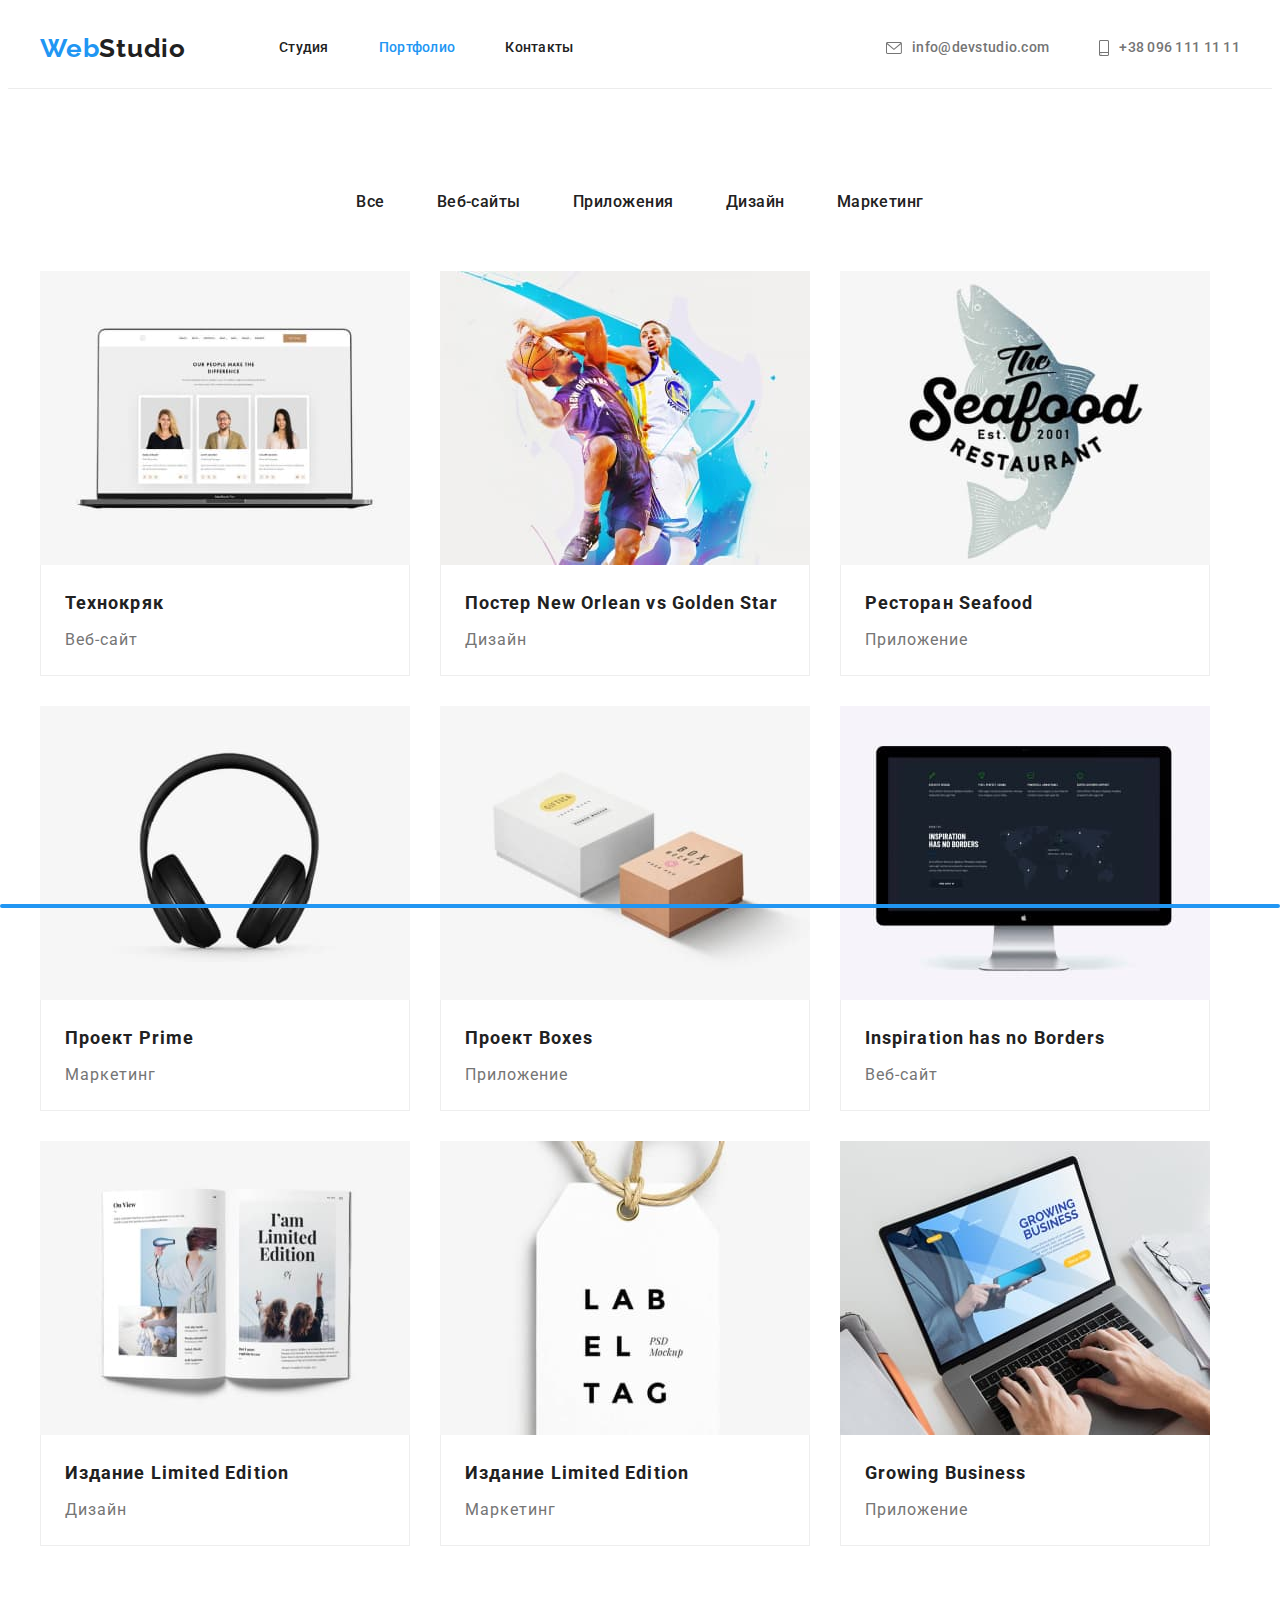
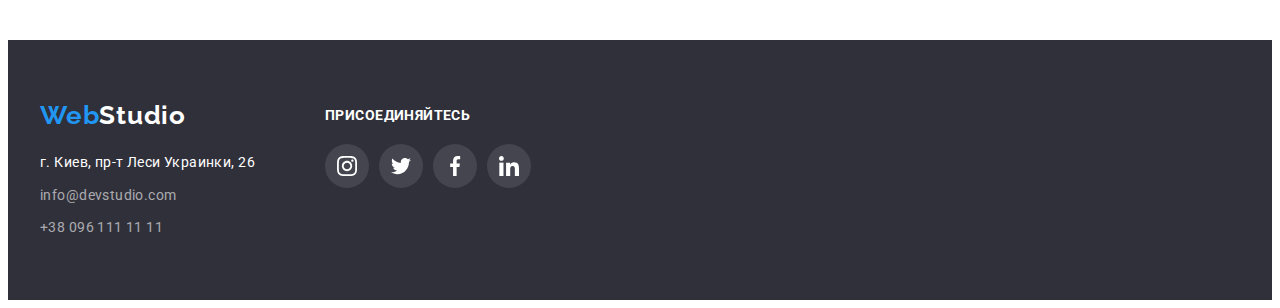
<file: portfolio.html>
<!DOCTYPE html>
<html lang="ru">
    <head>
        <meta charset="UTF-8">
        <meta http-equiv="X-UA-Compatible" content="IE=edge">
        <meta name="viewport" content="width=device-width, initial-scale=1.0">
        <title>Document</title>
            <link rel="stylesheet" href="https://fonts.googleapis.com/css2?family=Raleway:wght@700&family=Roboto:wght@400;500;700;900&display=swap">
            <link rel="stylesheet" href="https://cdnjs.cloudflare.com/ajax/libs/modern-normalize/1.1.0/modern-normalize.min.css" integrity="sha512-wpPYUAdjBVSE4KJnH1VR1HeZfpl1ub8YT/NKx4PuQ5NmX2tKuGu6U/JRp5y+Y8XG2tV+wKQpNHVUX03MfMFn9Q==" crossorigin="anonymous" referrerpolicy="no-referrer" />
            <link rel="stylesheet" href="./css/styles.css"/>
    </head>
<body>
    <header class="header">
        <div class="header-containers">
            <nav class="header-nav">
                <a href="index.html" class="header-link-logo">
                    <span class="header-span">Web</span>Studio
                </a>
                <ul class="header-site-nav">
                    <li class="header-point"><a href="index.html" class="header-link">Студия</a></li>
                    <li class="header-point"><a href="./portfolio.html" class="header-link acctive current">Портфолио</a></li>
                    <li class="header-point"><a href="" class="header-link">Контакты</a></li>
                </ul>
            </nav>
            <ul class="header-auth">
                <li class="header-point">
                    <a href="mailto:info@devstudio.com" class="header-link-contakt">
                        <svg class="header-acon iconhw">
                            <use href="./images/iccons.svg#icon-envelope-g2">
                            </use>
                        </svg>
                        info@devstudio.com
                    </a>
                </li>
                <li class="header-point indent">
                    <a href="tel:+380961111111" class="header-link-contakt">
                        <svg class="header-acon iconhwtwo">
                            <use href="./images/iccons.svg#icon-smartphone-g2">
                            </use>
                        </svg>
                        +38 096 111 11 11
                    </a>
                </li>
            </ul>
        </div>
    </header>
    <main class="main">
        <section class="portfoll">
            <div class="portfoll-container">  
                    <h1 class="visually" >Список предложений</h1>
                    <ul class="portfoll-feature-listread">
                        <li class="portfoll-point"> <button type="button" class="portfoll-btn .cur">Все</button></li>
                        <li class="portfoll-point"> <button type="button" class="portfoll-btn">Веб-сайты</button></li>
                        <li class="portfoll-point"> <button type="button" class="portfoll-btn">Приложения</button></li>
                        <li class="portfoll-point"> <button type="button" class="portfoll-btn">Дизайн</button></li>
                        <li class="portfoll-point"> <button type="button" class="portfoll-btn">Маркетинг</button></li>
                    </ul>
            </div>    
            <div class="portfoll-containers-list">  
                    <ul class="portfoll-feature-listread-new">
                        <li class="portfoll-point-ad">        
                            <a href="" class="portfoll-link">
                                <img class="portfoll-images" src="./images/imgport/port1.jpg" alt="hum1" width="370" height="294">
                                <div class="card">
                                    <h2 class="portfoll-title">Технокряк</h2>
                                    <p class="portfoll-text">Веб-сайт</p>
                                </div>
                            </a>
                        </li>
                        <li class="portfoll-point-ad">
                            <a href="" class="portfoll-link">
                                <img  class="portfoll-images" src="./images/imgport/port2.jpg" alt="hum2" width="370" height="294">
                                <div class="card">
                                    <h2 class="portfoll-title">Постер New Orlean vs Golden Star</h2>
                                    <p class="portfoll-text">Дизайн</p>
                                </div>
                            </a>
                        </li>
                        <li class="portfoll-point-ad">
                            <a href="" class="portfoll-link">
                                <img  class="portfoll-images" src="./images/imgport/port3.jpg" alt="hum3" width="370" height="294">
                                <div class="card">
                                    <h2 class="portfoll-title">Ресторан Seafood</h2>
                                    <p class="portfoll-text">Приложение</p>
                                </div>
                            </a>
                        </li> 
                        <li class="portfoll-point-ad">
                            <a href="" class="portfoll-link">
                                <img  class="portfoll-images" src="./images/imgport/port4.jpg" alt="hum3" width="370" height="294">
                                <div class="card">
                                    <h2 class="portfoll-title">Проект Prime</h2>
                                    <p class="portfoll-text">Маркетинг</p>
                                </div>
                            </a>
                        </li> 
                        <li class="portfoll-point-ad">
                            <a href="" class="portfoll-link">
                                <img  class="portfoll-images" src="./images/imgport/port5.jpg" alt="hum3" width="370" height="294">
                                <div class="card">
                                    <h2 class="portfoll-title">Проект Boxes</h2>
                                    <p class="portfoll-text">Приложение</p>
                                </div>
                            </a> 
                        </li>
                        <li class="portfoll-point-ad">
                            <a href="" class="portfoll-link">
                                <img  class="portfoll-images" src="./images/imgport/port6.jpg" alt="hum3" width="370" height="294">
                                <div class="card">
                                    <h2 class="portfoll-title">Inspiration has no Borders</h2>
                                    <p class="portfoll-text">Веб-сайт</p>
                                </div>
                            </a>
                        </li>
                                <li class="portfoll-point-ad">
                            <a href="" class="portfoll-link">
                                <img  class="portfoll-images" src="./images/imgport/port7.jpg" alt="hum3" width="370" height="294">
                                <div class="card">
                                    <h2 class="portfoll-title">Издание Limited Edition</h2>
                                    <p class="portfoll-text">Дизайн</p>
                                </div>
                            </a>
                        </li>
                        <li class="portfoll-point-ad">
                            <a href="" class="portfoll-link">
                                <img  class="portfoll-images" src="./images/imgport/port8.jpg" alt="hum3" width="370" height="294">
                                <div class="card">
                                    <h2 class="portfoll-title">Издание Limited Edition</h2>
                                    <p class="portfoll-text">Маркетинг</p>
                                </div>
                            </a>
                        </li>
                        <li class="portfoll-point-ad">
                            <a href="" class="portfoll-link">
                                <img  class="portfoll-images" src="./images/imgport/port9.jpg" alt="hum3" width="370" height="294">
                                <div class="card">
                                    <h2 class="portfoll-title">Growing Business</h2>
                                    <p class="portfoll-text">Приложение</p>
                                </div>
                            </a>
                        </li>     
                    </ul>
            </div>
        </section>
    </main>
    <footer class="footer">
        <div class="footer-containers">
            <div class="leftpos">
                <a href="index.html" class="footer-logo">
                    <span class="footer-span">Web</span>Studio
                </a>
                <address >
                    <p class="footer-text">г. Киев, пр-т Леси Украинки, 26</p>
                    <a class="footer-link last" href="mailto:info@devstudio.com" >info@devstudio.com</a>
                    <a class="footer-link" href="tel:+380961111111" >+38 096 111 11 11</a>
                </address>
            </div>
            <div class="rightpos">
                <p class="footer-texr-sociallast">присоединяйтесь</p>
            <ul class="footers-social-list">
                <li class="footers-social-item">
                    <a href="" class="footer-social-link">
                        <svg class="footer-social-icon" width="20" height="20">
                            <use href="./images/iccons.svg#icon-icon-instagram-g1">
                            </use>
                        </svg>
                    </a>
                </li>
                <li class="footers-social-item">
                    <a href="" class="footer-social-link">
                        <svg class="footer-social-icon" width="20" height="20">
                            <use href="./images/iccons.svg#icon-icon-twitter-g1">
                            </use>
                        </svg>
                    </a>
                </li>
                <li class="footers-social-item">
                    <a href="" class="footer-social-link">
                        <svg class="master-social-icon" width="20" height="20">
                            <use href="./images/iccons.svg#icon-icon-facebook-g1">
                            </use>
                        </svg>
                    </a>
                </li>
                <li class="footers-social-item">
                    <a href="" class="footer-social-link">
                        <svg class="footer-social-icon" width="20" height="20">
                            <use href="./images/iccons.svg#icon-icon-linkedin-g1">
                            </use>
                        </svg>
                    </a>
                </li>
            </ul> 
            </div>
        </div>
    </footer>
</body>
</html>
</file>
<file: css/styles.css>
:root {
    --primary-text-color: #757575;
    --accent-color: #2196F3;
    --text-color-zag: #212121;
    --background-color: #FFFFFF;
    --fon-background-color: #E5E5E5;
    --fon-background-color-two: #F5F4FA;
    --fon-background-color-footer: #2F303A;
    --border-line-heder: #ECECEC;
    --border-icon: #EEEEEE;
    --color-icon-primary:#AFB1B8;
}
body {
    color: var(--primary-text-color);
    font-family: Roboto, sans-serif; 
}
h1,
h2,
h3,
h4,
h5,
h6,
p {
    margin: 0;
}
ul, ol {
    margin: 0;
    padding: 0;
    text-decoration: none;
    list-style: none;
}
a {
    padding: 0;
    margin: 0;
}
button {
    cursor: pointer;
}
img {
    display: block;
    margin: 0;
    padding: 0;
}


/*         плагины       */
.visually {
    position: absolute;
    white-space: nowrap;
    width: 1px;
    height: 1px;
    overflow: hidden;
    border: 0;
    padding: 0;
    clip: rect(0 0 0 0);
    clip-path: inset(50%);
    margin: -1px;
}
/*      контейнер      */

.conteiners {
    width: 1200px;
    padding: 0 15px;
}

/*         header        */
.header {
    background-color:var(--background-color);
    border-bottom: 1px solid var(--border-line-heder);
}
.header-link-logo {
    display: flex;
    align-items: center;
    color: var(--text-color-zag);
    font-family: Raleway, sans-serif;
    font-weight: 700;
    font-size: 26px;
    line-height: 1.19;
    letter-spacing: 0.03em;
    text-decoration: none;

    margin-right: 93px;
}

.header-span {
    color: var(--accent-color);
}
.header-link {
    color: var(--text-color-zag); 
    font-weight: 500;
    font-size: 14px;
    line-height: 1.14px;
    letter-spacing: 0.02em;
    text-decoration: none;
}
.header-link:hover,
.header-link:focus {
    color: var(--accent-color);
}
.header-link.current {
    color: var(--accent-color);
}
.header-link-contakt {
    color: var(--primary-text-color); 
    font-weight: 500;
    font-size: 14px;
    line-height: 1.14;
    letter-spacing: 0.02em;
    text-decoration: none;

    display: block;
    padding-top: 32px;
    padding-bottom: 32px;
}
.header-link-contakt:hover,
.header-link-contakt:focus {
    color: var(--accent-color);
}
.header-link.acctive::after {
    content: "";
    width: 100%;
    height: 4px;
    background-color: var(--accent-color);
    border-radius: 2px;
    position: absolute;
    left: 0;
    bottom: -8px;
}
.header-point {
    list-style: none;
}
.header-containers {
    display: flex;
    align-items: center;
    width: 1200px;
    padding: 0 15px;
    margin-left: auto;
    margin-right: auto;
}
.header-link {
    display: block;
    padding-top: 32px;
    padding-bottom: 32px;
}
.header-nav {
    display: flex; 
}
.header-auth {
    display: flex; 
}
.header-site-nav {
    display: flex; 
}
.header-site-nav .header-point + .header-point {
    margin-left: 50px;
}
.header-auth {
    margin-left: auto;
}
.header-auth .header-point.indent {
    margin-left: 50px;
}

.header-auth {
    display: flex;
    justify-content: center;
}
.header-link-contakt {
    display: flex;
    justify-content: center;
    align-items: center;
    background-color: var(--background-color);
}
.header-acon {
    margin-right: 10px;
}
.iconhw {
    height: 12px;
    width: 16px;
}
.iconhwtwo {
    height: 16px;
    width: 10px;
}
.header-link-contakt {
fill: var(--primary-text-color);
}
.header-link-contakt:hover,
.header-link-contakt:focus {
    fill:var(--accent-color);
}

/*       main          */

/*        section-hero         */

.section-hero-title {
    margin-bottom: 30px;
    color: var(--background-color); 
    font-weight: 900;
    font-size: 44px;
    line-height: 1.36;
    letter-spacing: 0.06em; 
    text-transform: uppercase;
}
.section-hero-btn {
    display: inline-block;
    padding: 10px 32px;
    border-radius: 4px;

    background-color: var(--accent-color);
    color: var(--background-color);
    font-weight: 700;
    font-size: 16px;
    line-height: 1.87;
    letter-spacing: 0.06em;
    text-transform: inherit;
    border:none;
}
.section-hero {
    padding-top: 200px;
    padding-bottom: 200px;
    max-width: 1600px;
    height: 600px;
    margin: 0 auto;
    background-color:#C4C4C4;
    background-image: linear-gradient(
        rgba(47, 48, 58, 0.4),
        rgba(47, 48, 58, 0.4)
        ),
        url(../images/fon/Img.jpg);
    background-repeat: no-repeat;
    background-position: center;
    background-size: cover;
}
.section-hero-containers {
    display: block;
    text-align: center;
    width: 1200px;
    padding: 0 15px;
    margin-left: auto;
    margin-right: auto;
}


/*        section-criteria        */


.section-criteria-title {
    color: var(--text-color-zag);
    font-weight: 700;
    font-size: 14px;
    line-height: 1.14;
    letter-spacing: 0.03em;
    margin-bottom: 10px;
    text-transform: uppercase;
}
.section-criteria-texticon {
    color: var(--primary-text-color);
    font-weight: 400;
    font-size: 14px;
    line-height: 1.71;
    letter-spacing: 0.03em;
    width: 270px;
    height: 75px;
}
.section-criteria {
    background-color: var(--background-color);
    padding-top: 94px;
    padding-bottom: 94px;
}
.section-criteria-containers {
    width: 1200px;
    padding: 0 15px;
    margin-left: auto;
    margin-right: auto;
}
.section-criteria-feature-listread {
    display: flex;
    justify-content: center;
}
.section-criteria-point {
    height: 251px;
    width: calc((100% - 90px) / 4);
    margin-right: 30px;
}
.section-criteria-point:nth-child(4n){
    margin-right: 0;
}
.section-criteria-div {
    display: flex;
    justify-content: center;
    align-items: center;
    height: 120px;
    width: 270px;
    /*padding: 25px 102px;*/
    background: #F5F4FA;
    border-radius: 4px;
    margin-bottom: 30px;
}
.section-criteria-icon {
    height: 70px;
    width: 70px;
}


/*        section-work        */

.section-work-zag {
    text-align: center;
    color: var(--text-color-zag);
    font-weight: 700;
    font-size: 36px;
    line-height: 1.16;
    letter-spacing: 0.03em;
    margin-bottom: 50px;
}
.section-work {
    background-color: var(--background-color);
    padding-top: 0px;
    padding-bottom: 94px;
}
.section-work-containers {
    width: 1200px;
    padding: 0 15px;
    margin-left: auto;
    margin-right: auto;
}
.section-work-feature-list {
    display: flex;
}
.section-work-point {
    height: 294px;
    width: calc((100% - 60px) / 3);
    margin-right: 30px;
}

.section-work-point:nth-child(3n) {
    margin-right: 0;
}

/*        section-team        */

.section-team-zag {
    text-align: center;
    color: var(--text-color-zag);
    font-weight: 700;
    font-size: 36px;
    line-height: 1.16;
    letter-spacing: 0.03em;
    margin-bottom: 50px;
}
.section-team-title {
    color: var(--text-color-zag);
    font-weight: 500;
    font-size: 16px;
    line-height: 1.18;
    letter-spacing: 0.03em;

    margin-bottom: 10px;
}
.section-team-text {
    color: var(--primary-text-color);
    font-weight: 400;
    font-size: 16px;
    line-height: 1.18;
    letter-spacing: 0.03em;
    margin-bottom: 16px;
}
.team-name {
    text-align: center;
    padding-top: 30px;
    padding-bottom: 30px;
}
.section-team {
    background-color: var(--fon-background-color-two);
    padding-top: 94px;
    padding-bottom: 94px;
}
.section-team-containers {
    width: 1200px;
    padding: 0 15px;
    margin-left: auto;
    margin-right: auto;
}
.section-team-feature-list {
    display: flex;
}
.section-team-point {
    background-color: var(--background-color);
    height: 428px;
    width: calc((100% - 90px) / 4);
    margin-right: 30px;
    box-shadow: 
    0px 1px 3px rgba(0, 0, 0, 0.12), 
    0px 1px 1px rgba(0, 0, 0, 0.14), 
    0px 2px 1px rgba(0, 0, 0, 0.2);
    border-radius: 0px 0px 4px 4px;
}
.section-team-point:nth-child(4n) {
    margin-right: 0;
}


.masters-social-list {
    display: flex;
    justify-content: center;
}
.masters-social-item + .masters-social-item {
    margin-left: 10px;
}
.master-social-link {
    display: flex;
    justify-content: center;
    align-items: center;
    height: 44px;
    width: 44px;
    background-color: transparent;
    border-radius: 50%;

}
.master-social-link {
fill: var(--color-icon-primary);
}
.master-social-link:hover,
.master-social-link:focus {
    background-color: var(--accent-color);
    fill:var(--background-color);
}


/*    Постоянные клиенты     */

.section-regular-clients {
    background-color: var(--background-color);
    padding-top: 94px;
    padding-bottom: 94px;
}
.section-regular-clients-conteiners {
    width: 1200px;
    padding: 0 15px;
    margin-left: auto;
    margin-right: auto;
    text-align: center;
}
.regular-clients-title {
    color: var(--text-color-zag);
    font-weight: 700;
    font-size: 36px;
    line-height: 1.16;
    letter-spacing: 0.03em;
    margin-bottom: 50px;
}

/*   */
.regular-clients-list {
    display: flex;
    justify-content: center;
}

.regular-clients-item + .regular-clients-item {
    margin-left: 30px;
}

.regular-clients-link {
    display: flex;
    justify-content: center;
    align-items: center;
    height: 94px;
    width: 170px;
    padding: 16px 32px;
    background-color: var(--fon-background-color-two);
    border-radius: 5%;
}

.regular-clients-link {
    background-color: var(--background-color);
    fill: var(--color-icon-primary);
    border: 1px solid var(--color-icon-primary);
}
.regular-clients-link:hover,
.regular-clients-link:focus {
    fill: var(--accent-color);
    border: 1px solid var(--accent-color);
}
.regular-clients-icon {
    height: 92px;
    width: 170px;
}



/*          portfoll         */      

.portfoll-feature-listread {
    color: var(--text-color-zag);
    font-weight: 500;
    font-size: 16px;
    line-height: 1.62;
}
.portfoll-btn {
    display: inline-block;
    padding: 6px 22px;
    border-radius: 4px;

    background-color: var(--background-color);
    color: var(--text-color-zag);
    font-weight: 500;
    font-size: 16px;
    line-height: 1.62;
    letter-spacing: 0.03em;
    font-family: inherit;
    border:none;
}
.portfoll-btn:hover,
.portfoll-btn:focus {
    color: var(--background-color);
    background-color: var(--accent-color);
    border:none;
}
.portfoll-point:hover,
.portfoll-point:focus {
    box-shadow: 0px 3px 1px rgba(0, 0, 0, 0.1), 
                0px 1px 2px rgba(0, 0, 0, 0.08), 
                0px 2px 2px rgba(0, 0, 0, 0.12);
}
.portfoll-title {
    color: var(--text-color-zag);
    font-weight: 700;
    font-size: 18px;
    line-height: 2;
    letter-spacing: 0.06em; 
    margin-bottom: 4px; 
}
.portfoll-text {
    color: var(--primary-text-color);
    font-weight: 400;
    font-size: 16px;
    line-height: 1.87;
    letter-spacing: 0.06em;
}
.card {
    padding:20px 24px;
    border-bottom: 1px solid var(--border-icon);
    border-right: 1px solid var(--border-icon);
    border-left: 1px solid var(--border-icon);
}
.portfoll-point-ad:hover,
.portfoll-point-ad:focus {
    box-shadow: 
    0px 1px 1px rgba(0, 0, 0, 0.12), 
    0px 4px 4px rgba(0, 0, 0, 0.06), 
    1px 4px 6px rgba(0, 0, 0, 0.16);
}

/*.card:hover,
.card:focus {
    border-bottom: 1px solid var(--accent-color);
    border-right: 1px solid var(--accent-color);
    border-left: 1px solid var(--accent-color);
}*/
.portfoll-link {
    text-decoration: none;
}

.portfoll {
    background-color: var(--background-color);
    padding-top: 94px;
    padding-bottom: 94px;
}
.portfoll-container {
    width: 1200px;
    padding: 0 15px;
    margin-left: auto;
    margin-right: auto;
}
.portfoll-feature-listread {
    margin-bottom: 50px;
}
.portfoll-feature-listread {
    display: flex;
    justify-content: center;
}
.portfoll-feature-listread .portfoll-point + .portfoll-point {
    margin-left: 8px;
}
.portfoll-containers-list {

    width: 1200px;
    padding: 0 15px;
    margin-left: auto;
    margin-right: auto;
}
.portfoll-feature-listread-new {
    display: flex;
    flex-wrap: wrap;
}
.portfoll-point-ad {
    margin-bottom: 30px;
    margin-right: 30px;
    width: 370px;
}
.portfoll-point-ad:nth-child(3n) {
    margin-right: 0;
}
.portfoll-point-ad:nth-last-child(-n + 3) {
    margin-bottom: 0;
}


/*     footer    */

.footer-logo {
    display: block;
    color: var(--background-color);
    font-family: Raleway, sans-serif;
    font-weight: 700;
    font-size: 26px;
    line-height: 1.19;
    letter-spacing: 0.03em;
    text-decoration: none;

    margin-bottom: 20px;
}
.footer-span {
    color: var(--accent-color);
}
.footer-text {
    color: var(--background-color);
    font-weight: 400;
    font-size: 14px;
    line-height: 1.71;
    letter-spacing: 0.03em;
    font-style: initial;

    margin-bottom: 9px;
}
.footer-link {
    display: block;
    color:rgba(255, 255, 255, 0.6);
    font-weight: 400;
    font-size: 14px;
    line-height: 1.71;
    letter-spacing: 0.03em;
    text-decoration: none;
    font-style: initial;
}
.footer-link:hover ,
.footer-link:focus {
    color: var(--accent-color);
}
.footer-link.last {
    margin-bottom: 9px;
}
.footer {
    background-color: var(--fon-background-color-footer);
    padding-top: 60px;
    padding-bottom: 60px;
}
.footer-containers {
    display: flex;
    width: 1200px;
    padding: 0 15px;
    margin-left: auto;
    margin-right: auto;
}

.footer-texr-sociallast {
    color: var(--background-color);
    font-weight: 700;
    font-size: 14px;
    line-height: 1.14;
    letter-spacing: 0.03em;
    text-transform: uppercase;
    margin-bottom: 20px;
}
.footers-social-list {
    display: flex;
    justify-content: center;
}
.footers-social-item + .footers-social-item {
    margin-left: 10px;
}
.footer-social-link {
    display: flex;
    justify-content: center;
    align-items: center;
    height: 44px;
    width: 44px;
    background-color: rgba(255, 255, 255, 0.1);
    border-radius: 50%;
}
.footer-social-link {
fill: var(--background-color);
}
.footer-social-link:hover,
.footer-social-link:focus {
    background-color: var(--accent-color);
}
.rightpos {
    padding-top: 8px;
    height: 80px;
    width: 206px;
    margin-left: 70px;
}
</file>
